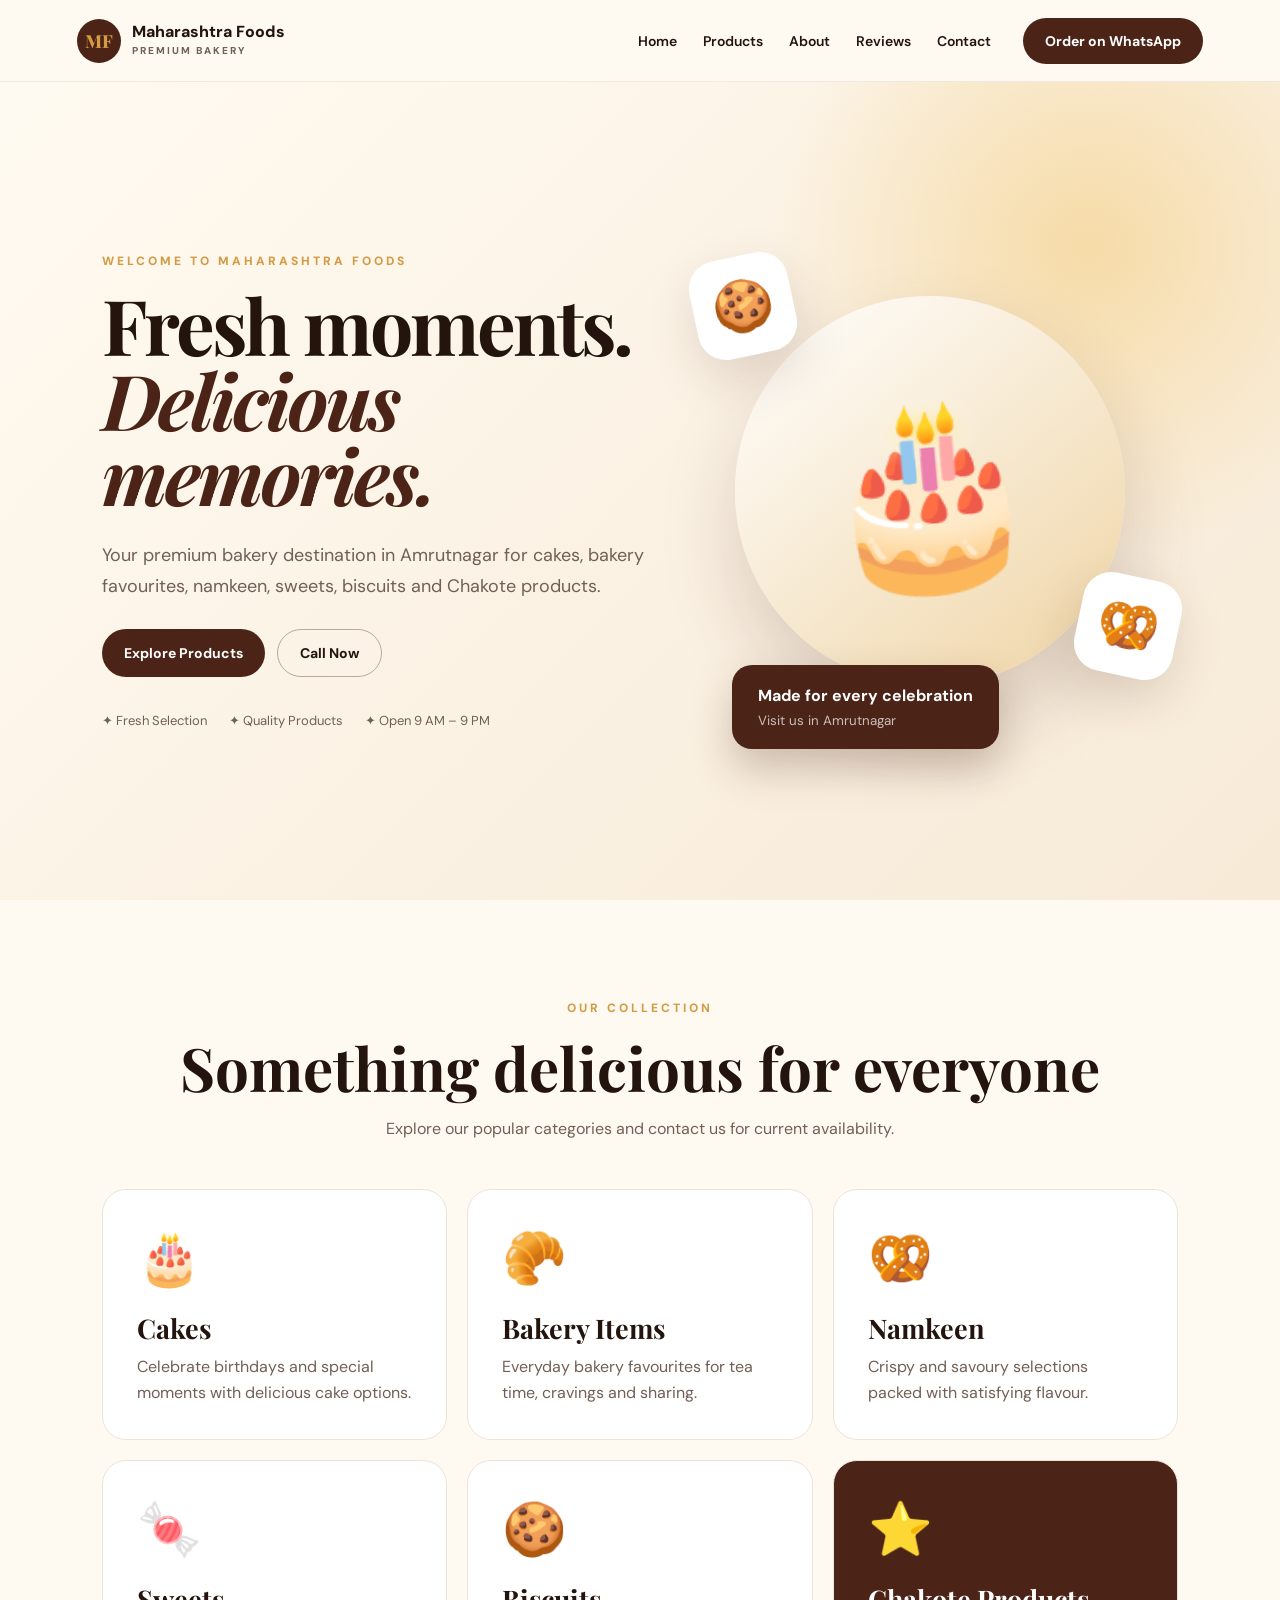
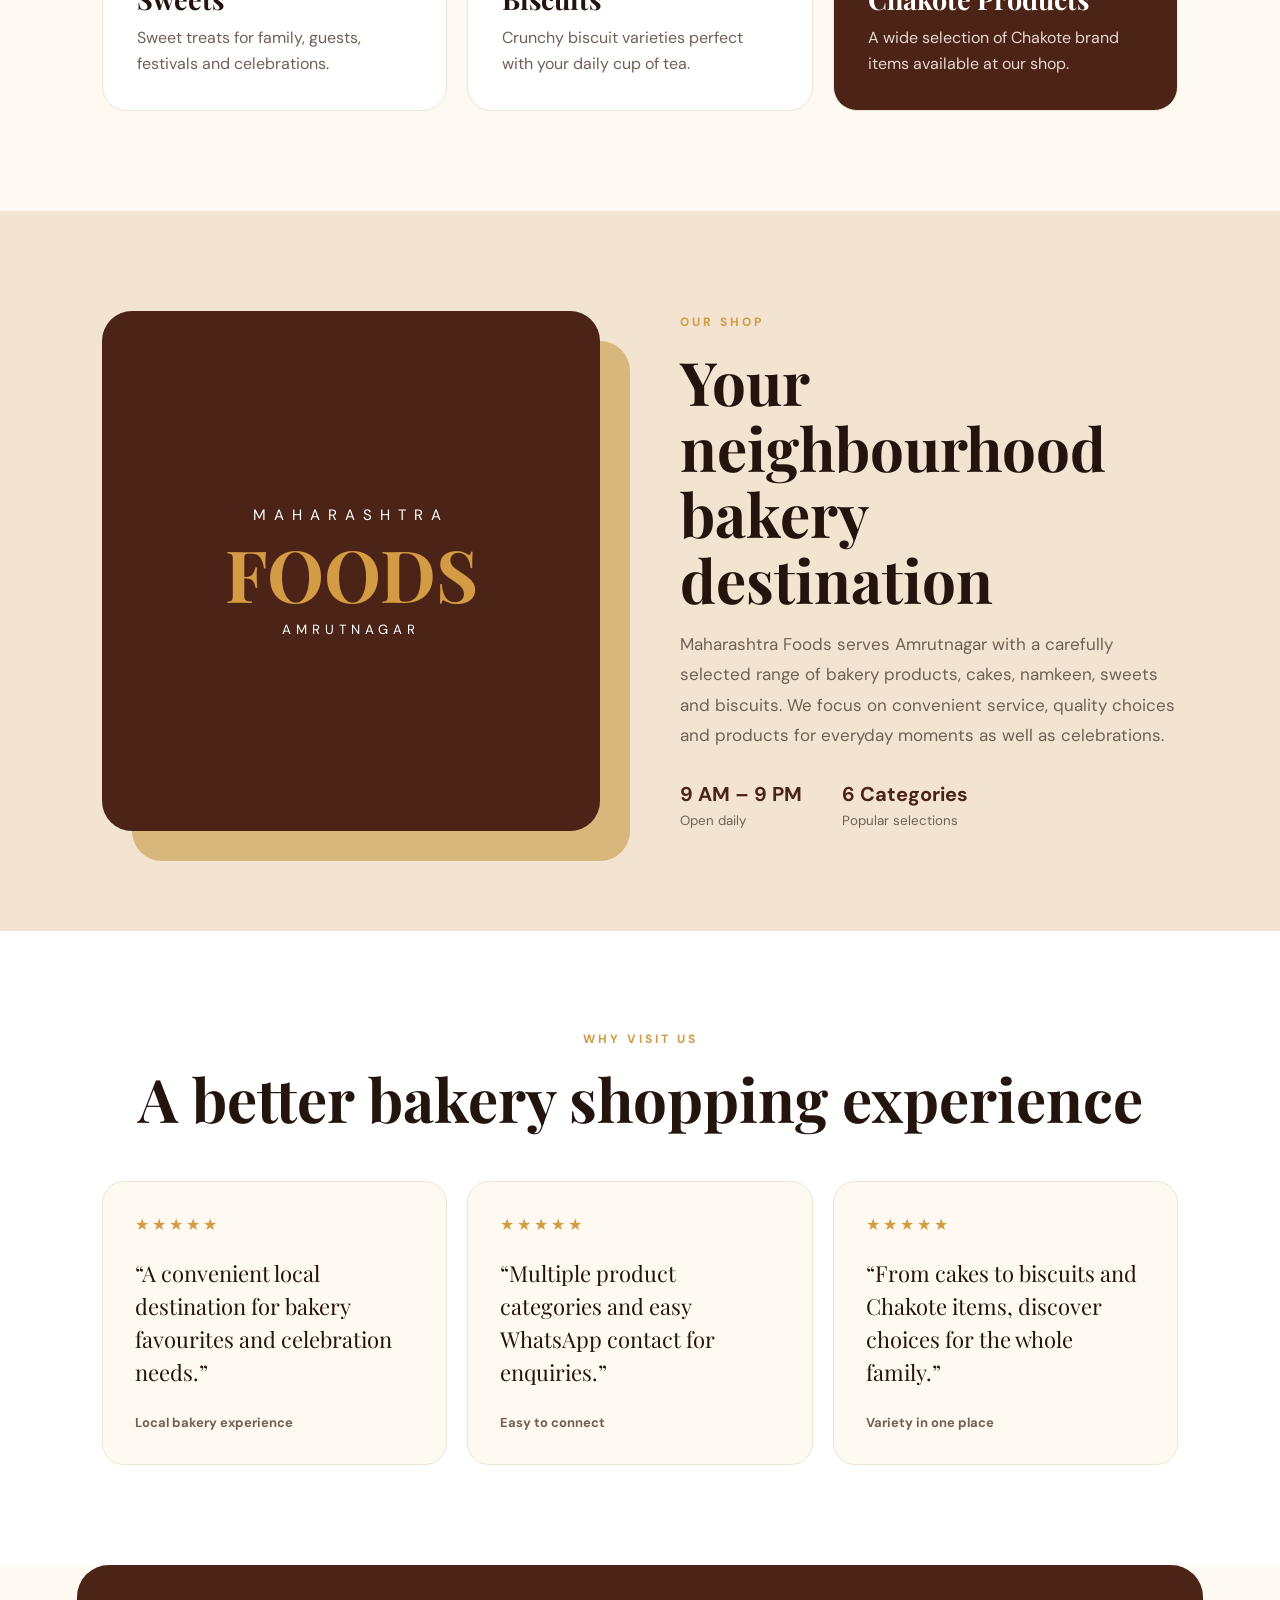
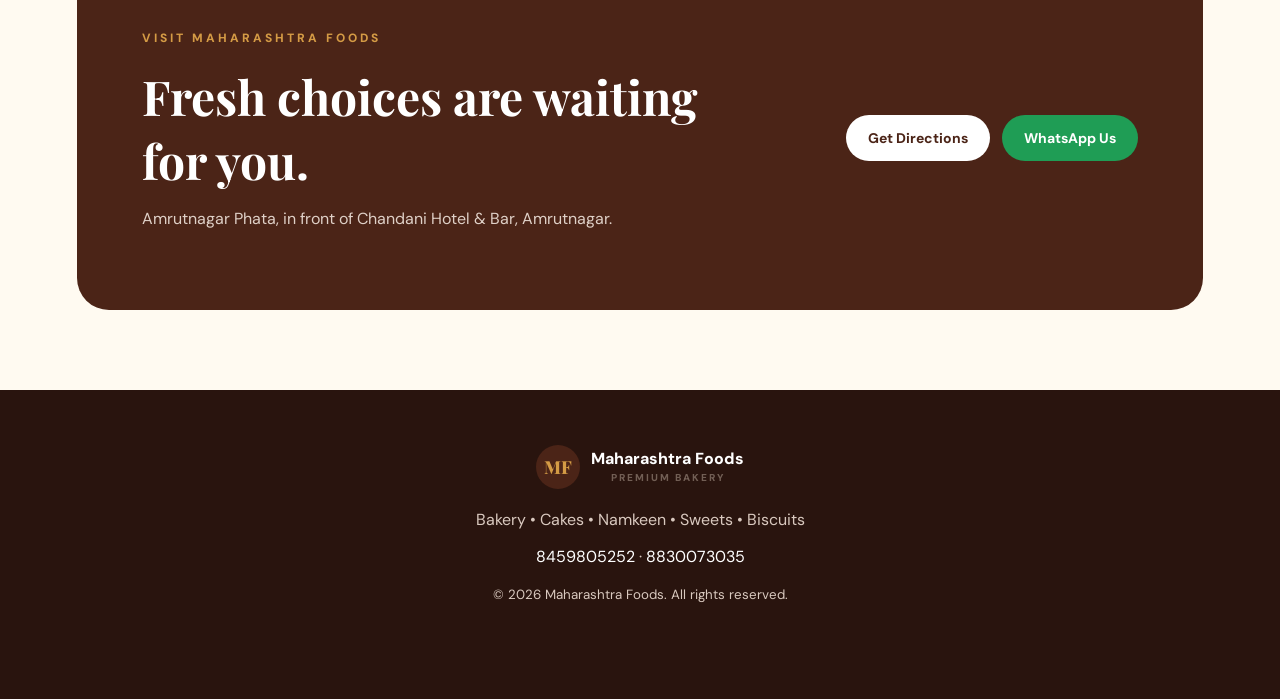
<file: index.html>
<!doctype html>
<html lang="en">
<head>
  <meta charset="utf-8">
  <meta name="viewport" content="width=device-width,initial-scale=1">
  <meta name="description" content="Maharashtra Foods - Premium bakery shop in Amrutnagar. Cakes, bakery items, namkeen, sweets, biscuits and Chakote products.">
  <meta name="theme-color" content="#4b2417">
  <title>Maharashtra Foods | Premium Bakery in Amrutnagar</title>
  <link rel="icon" href="assets/favicon.svg" type="image/svg+xml">
  <link rel="preconnect" href="https://fonts.googleapis.com">
  <link rel="preconnect" href="https://fonts.gstatic.com" crossorigin>
  <link href="https://fonts.googleapis.com/css2?family=DM+Sans:wght@400;500;600;700&family=Playfair+Display:wght@700;800&display=swap" rel="stylesheet">
  <link rel="stylesheet" href="style.css">
</head>
<body>
  <header class="nav">
    <a class="brand" href="#home"><span>MF</span><div>Maharashtra Foods<small>Premium Bakery</small></div></a>
    <button class="menu" aria-label="Open menu">☰</button>
    <nav>
      <a href="#home">Home</a><a href="#products">Products</a><a href="#about">About</a><a href="#reviews">Reviews</a><a href="#contact">Contact</a>
    </nav>
    <a class="nav-order" href="https://wa.me/918459805252?text=Hello%20Maharashtra%20Foods,%20I%20want%20to%20place%20an%20order." target="_blank">Order on WhatsApp</a>
  </header>

  <main>
    <section class="hero" id="home">
      <div class="hero-copy reveal">
        <p class="eyebrow">WELCOME TO MAHARASHTRA FOODS</p>
        <h1>Fresh moments.<br><em>Delicious memories.</em></h1>
        <p class="lead">Your premium bakery destination in Amrutnagar for cakes, bakery favourites, namkeen, sweets, biscuits and Chakote products.</p>
        <div class="actions">
          <a class="btn primary" href="#products">Explore Products</a>
          <a class="btn ghost" href="tel:+918459805252">Call Now</a>
        </div>
        <div class="trust"><span>✦ Fresh Selection</span><span>✦ Quality Products</span><span>✦ Open 9 AM – 9 PM</span></div>
      </div>
      <div class="hero-art reveal">
        <div class="cake">🎂</div><div class="float one">🍪</div><div class="float two">🥨</div>
        <div class="hero-card"><b>Made for every celebration</b><small>Visit us in Amrutnagar</small></div>
      </div>
    </section>

    <section class="section" id="products">
      <p class="eyebrow center">OUR COLLECTION</p>
      <h2 class="title">Something delicious for everyone</h2>
      <p class="sub">Explore our popular categories and contact us for current availability.</p>
      <div class="grid products">
        <article class="product reveal"><div>🎂</div><h3>Cakes</h3><p>Celebrate birthdays and special moments with delicious cake options.</p></article>
        <article class="product reveal"><div>🥐</div><h3>Bakery Items</h3><p>Everyday bakery favourites for tea time, cravings and sharing.</p></article>
        <article class="product reveal"><div>🥨</div><h3>Namkeen</h3><p>Crispy and savoury selections packed with satisfying flavour.</p></article>
        <article class="product reveal"><div>🍬</div><h3>Sweets</h3><p>Sweet treats for family, guests, festivals and celebrations.</p></article>
        <article class="product reveal"><div>🍪</div><h3>Biscuits</h3><p>Crunchy biscuit varieties perfect with your daily cup of tea.</p></article>
        <article class="product featured reveal"><div>⭐</div><h3>Chakote Products</h3><p>A wide selection of Chakote brand items available at our shop.</p></article>
      </div>
    </section>

    <section class="story section" id="about">
      <div class="story-art reveal"><span>MAHARASHTRA</span><strong>FOODS</strong><small>AMRUTNAGAR</small></div>
      <div class="reveal"><p class="eyebrow">OUR SHOP</p><h2 class="title left">Your neighbourhood bakery destination</h2>
        <p class="story-text">Maharashtra Foods serves Amrutnagar with a carefully selected range of bakery products, cakes, namkeen, sweets and biscuits. We focus on convenient service, quality choices and products for everyday moments as well as celebrations.</p>
        <div class="facts"><div><b>9 AM – 9 PM</b><small>Open daily</small></div><div><b>6 Categories</b><small>Popular selections</small></div></div>
      </div>
    </section>

    <section class="section reviews" id="reviews">
      <p class="eyebrow center">WHY VISIT US</p><h2 class="title">A better bakery shopping experience</h2>
      <div class="grid review-grid">
        <article class="review reveal"><span>★★★★★</span><p>“A convenient local destination for bakery favourites and celebration needs.”</p><b>Local bakery experience</b></article>
        <article class="review reveal"><span>★★★★★</span><p>“Multiple product categories and easy WhatsApp contact for enquiries.”</p><b>Easy to connect</b></article>
        <article class="review reveal"><span>★★★★★</span><p>“From cakes to biscuits and Chakote items, discover choices for the whole family.”</p><b>Variety in one place</b></article>
      </div>
    </section>

    <section class="contact section" id="contact">
      <div><p class="eyebrow">VISIT MAHARASHTRA FOODS</p><h2>Fresh choices are waiting for you.</h2><p>Amrutnagar Phata, in front of Chandani Hotel & Bar, Amrutnagar.</p></div>
      <div class="contact-actions"><a class="btn light" href="https://maps.app.goo.gl/NpF" target="_blank">Get Directions</a><a class="btn whatsapp" href="https://wa.me/918459805252" target="_blank">WhatsApp Us</a></div>
    </section>
  </main>

  <footer>
    <div class="brand footer-brand"><span>MF</span><div>Maharashtra Foods<small>Premium Bakery</small></div></div>
    <p>Bakery • Cakes • Namkeen • Sweets • Biscuits</p>
    <p><a href="tel:+918459805252">8459805252</a> · <a href="tel:+918830073035">8830073035</a></p>
    <small>© <span id="year"></span> Maharashtra Foods. All rights reserved.</small>
  </footer>

  <div class="mobile-bar"><a href="tel:+918459805252">📞 Call</a><a href="https://wa.me/918459805252" target="_blank">💬 WhatsApp</a></div>
  <script src="script.js"></script>
</body>
</html>
</file>
<file: style.css>
:root{--brown:#4b2417;--brown2:#6d3824;--cream:#fffaf1;--gold:#d49b45;--ink:#24140e;--muted:#725f55;--white:#fff;--green:#1f9d55}*{box-sizing:border-box}html{scroll-behavior:smooth}body{margin:0;font-family:"DM Sans",sans-serif;color:var(--ink);background:var(--cream)}a{text-decoration:none;color:inherit}.nav{height:82px;padding:0 6%;display:flex;align-items:center;gap:32px;position:sticky;top:0;z-index:50;background:rgba(255,250,241,.92);backdrop-filter:blur(14px);border-bottom:1px solid rgba(75,36,23,.08)}.brand{display:flex;align-items:center;gap:11px;font-weight:800;margin-right:auto}.brand>span{width:44px;height:44px;border-radius:50%;display:grid;place-items:center;background:var(--brown);color:var(--gold);font-family:"Playfair Display";font-size:18px}.brand div{line-height:1.05}.brand small{display:block;font-size:10px;letter-spacing:2px;color:var(--muted);margin-top:5px;text-transform:uppercase}.nav nav{display:flex;gap:26px;font-size:14px;font-weight:600}.nav nav a:hover{color:var(--gold)}.nav-order,.btn{display:inline-flex;align-items:center;justify-content:center;border-radius:999px;padding:14px 22px;font-weight:700;font-size:14px}.nav-order{background:var(--brown);color:white}.menu{display:none;border:0;background:none;font-size:25px}.hero{min-height:calc(100vh - 82px);display:grid;grid-template-columns:1.08fr .92fr;align-items:center;padding:70px 8%;overflow:hidden;background:radial-gradient(circle at 85% 20%,#f6dba7 0,transparent 25%),linear-gradient(135deg,#fffaf1,#f7ead7)}.eyebrow{font-size:12px;letter-spacing:3px;font-weight:800;color:var(--gold);margin:0 0 18px}.hero h1{font-family:"Playfair Display";font-size:clamp(50px,6vw,88px);line-height:.98;margin:0;letter-spacing:-3px}.hero h1 em{font-weight:700;color:var(--brown);font-style:italic}.lead{font-size:18px;line-height:1.7;color:var(--muted);max-width:620px;margin:28px 0}.actions{display:flex;gap:12px;flex-wrap:wrap}.primary{background:var(--brown);color:white}.ghost{border:1px solid #b9a99f}.trust{display:flex;gap:22px;flex-wrap:wrap;margin-top:35px;color:var(--muted);font-size:13px}.hero-art{min-height:560px;position:relative;display:grid;place-items:center}.cake{width:390px;height:390px;border-radius:50%;background:linear-gradient(145deg,#fff,#efd4a4);box-shadow:0 40px 80px rgba(75,36,23,.18);display:grid;place-items:center;font-size:180px;transform:rotate(-5deg)}.float{position:absolute;background:white;width:100px;height:100px;border-radius:28px;display:grid;place-items:center;font-size:50px;box-shadow:0 20px 50px rgba(75,36,23,.15)}.float.one{top:8%;left:2%;transform:rotate(-12deg)}.float.two{right:0;bottom:17%;transform:rotate(12deg)}.hero-card{position:absolute;bottom:4%;left:10%;background:var(--brown);color:white;padding:20px 26px;border-radius:20px;box-shadow:0 20px 40px rgba(75,36,23,.25)}.hero-card small{display:block;opacity:.7;margin-top:6px}.section{padding:100px 8%}.center{text-align:center}.title{font-family:"Playfair Display";font-size:clamp(38px,5vw,60px);text-align:center;margin:0;line-height:1.1}.title.left{text-align:left}.sub{text-align:center;color:var(--muted);max-width:600px;margin:18px auto 50px}.grid{display:grid;gap:20px}.products{grid-template-columns:repeat(3,1fr)}.product{background:white;padding:34px;border-radius:24px;border:1px solid #efe3d5;transition:.35s}.product:hover{transform:translateY(-8px);box-shadow:0 25px 50px rgba(75,36,23,.1)}.product>div{font-size:52px}.product h3{font-family:"Playfair Display";font-size:27px;margin:18px 0 8px}.product p{color:var(--muted);line-height:1.6;margin:0}.product.featured{background:var(--brown);color:white}.product.featured p{color:#e7d8cf}.story{display:grid;grid-template-columns:1fr 1fr;gap:80px;align-items:center;background:#f2e4d1}.story-art{min-height:520px;border-radius:30px;background:var(--brown);color:white;display:flex;flex-direction:column;align-items:center;justify-content:center;box-shadow:30px 30px 0 #d8b77d}.story-art span{letter-spacing:8px;font-size:15px}.story-art strong{font-family:"Playfair Display";font-size:72px;color:var(--gold)}.story-art small{letter-spacing:5px}.story-text{color:var(--muted);font-size:17px;line-height:1.8}.facts{display:flex;gap:40px;margin-top:30px}.facts b,.facts small{display:block}.facts b{font-size:20px;color:var(--brown)}.facts small{color:var(--muted);margin-top:5px}.reviews{background:white}.review-grid{grid-template-columns:repeat(3,1fr);margin-top:50px}.review{padding:32px;border-radius:22px;background:var(--cream);border:1px solid #f0e3d2}.review span{color:var(--gold);letter-spacing:3px}.review p{font-family:"Playfair Display";font-size:22px;line-height:1.5}.review b{font-size:13px;color:var(--muted)}.contact{margin:0 6% 80px;padding:65px;background:var(--brown);color:white;border-radius:32px;display:flex;justify-content:space-between;align-items:center;gap:30px}.contact h2{font-family:"Playfair Display";font-size:48px;max-width:620px;margin:0 0 15px}.contact p:not(.eyebrow){color:#dfd0c7}.contact-actions{display:flex;gap:12px;flex-wrap:wrap}.light{background:white;color:var(--brown)}.whatsapp{background:var(--green);color:white}footer{text-align:center;background:#29140e;color:#d9c9bf;padding:55px 20px 95px}footer a{color:white}.footer-brand{justify-content:center;color:white;margin-bottom:20px}.mobile-bar{display:none}.reveal{opacity:0;transform:translateY(28px);transition:.75s ease}.reveal.show{opacity:1;transform:none}@media(max-width:900px){.nav{padding:0 5%}.nav nav,.nav-order{display:none}.menu{display:block}.nav.open nav{display:flex;position:absolute;top:82px;left:0;right:0;background:var(--cream);padding:25px;flex-direction:column;border-bottom:1px solid #eadcca}.hero{grid-template-columns:1fr;padding:55px 7% 80px}.hero h1{letter-spacing:-2px}.hero-art{min-height:430px}.cake{width:300px;height:300px;font-size:135px}.products,.review-grid{grid-template-columns:1fr 1fr}.story{grid-template-columns:1fr;gap:60px}.contact{margin:0 4% 70px;flex-direction:column;align-items:flex-start}}@media(max-width:600px){.section{padding:75px 6%}.hero{padding-left:6%;padding-right:6%}.hero h1{font-size:49px}.lead{font-size:16px}.trust{gap:10px;flex-direction:column}.hero-art{min-height:380px}.cake{width:260px;height:260px;font-size:115px}.float{width:70px;height:70px;font-size:35px}.hero-card{left:0}.products,.review-grid{grid-template-columns:1fr}.story-art{min-height:380px;box-shadow:15px 15px 0 #d8b77d}.story-art strong{font-size:52px}.story-art span{letter-spacing:5px}.facts{gap:20px}.contact{padding:40px 28px}.contact h2{font-size:38px}.contact-actions,.contact-actions .btn{width:100%}.mobile-bar{display:grid;grid-template-columns:1fr 1fr;position:fixed;bottom:0;left:0;right:0;z-index:60;background:white;box-shadow:0 -5px 25px rgba(0,0,0,.12)}.mobile-bar a{padding:16px;text-align:center;font-weight:800}.mobile-bar a:last-child{background:var(--green);color:white}}
</file>
